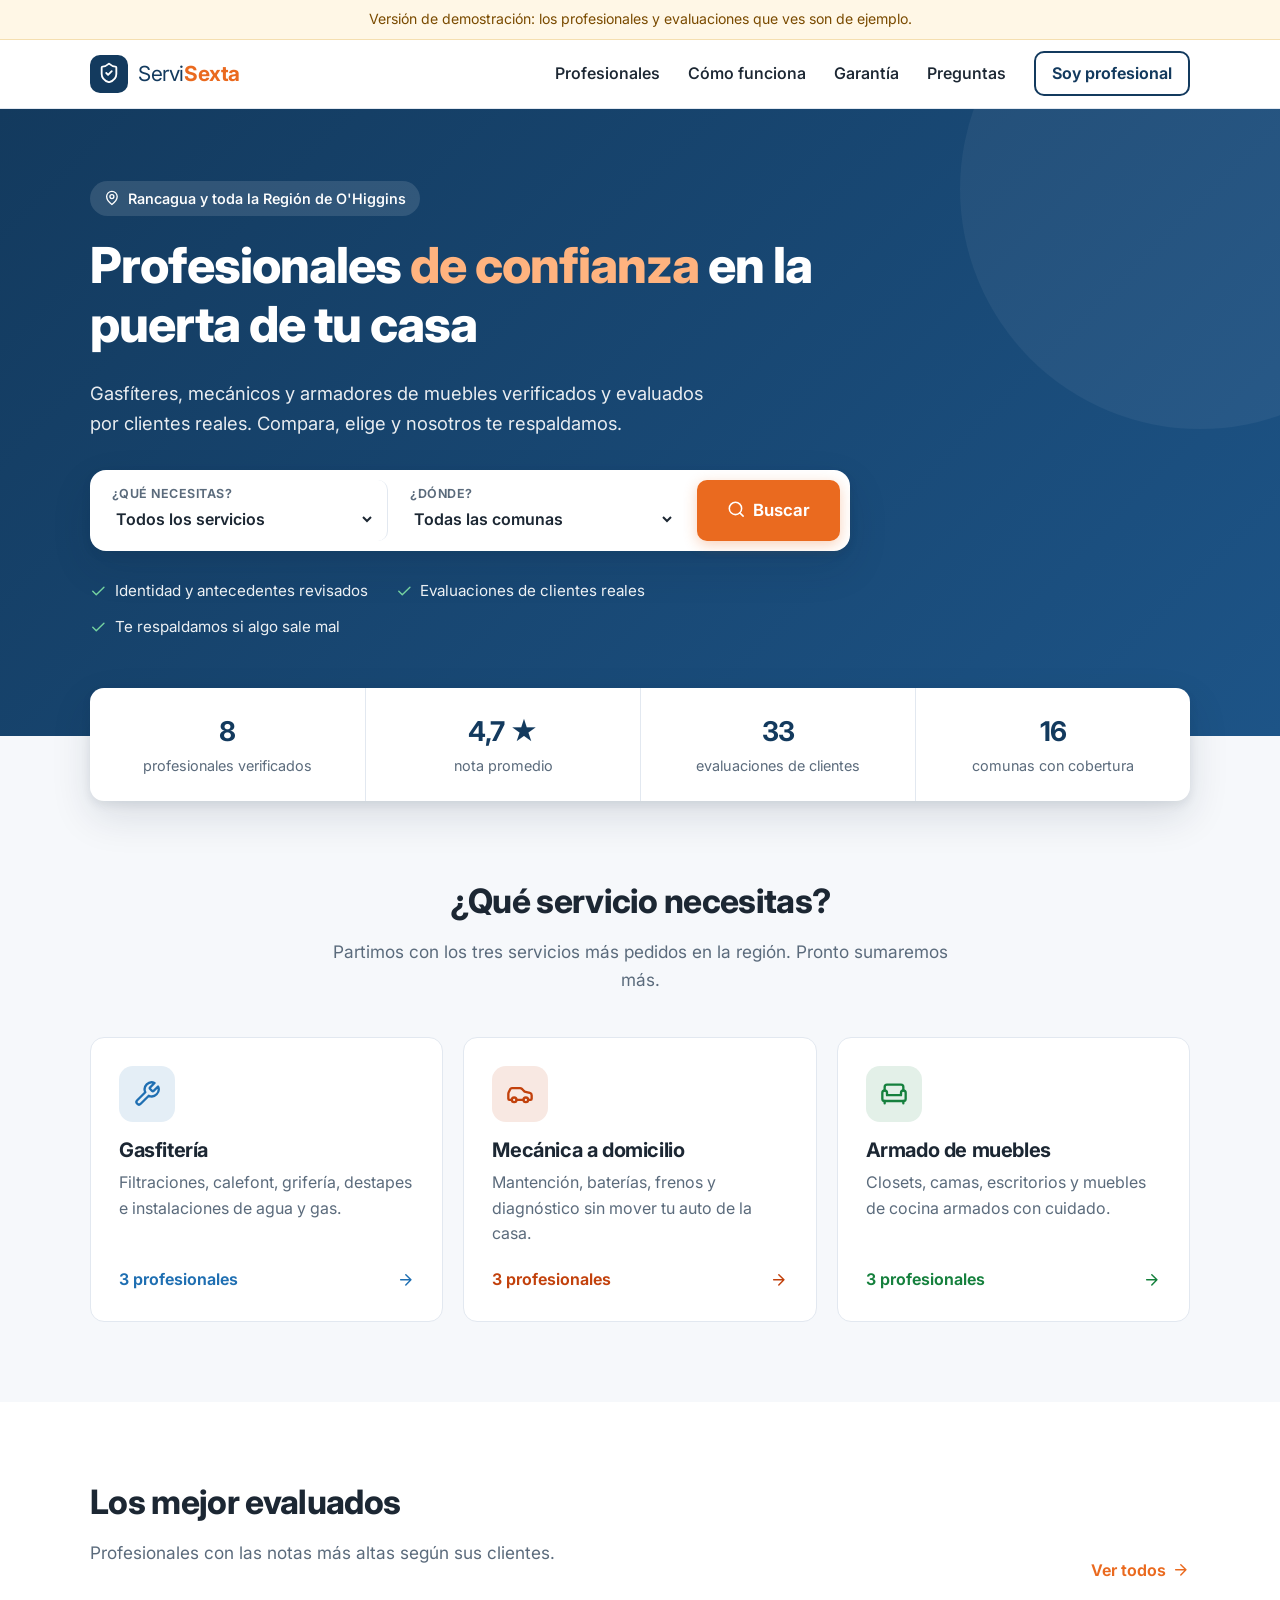
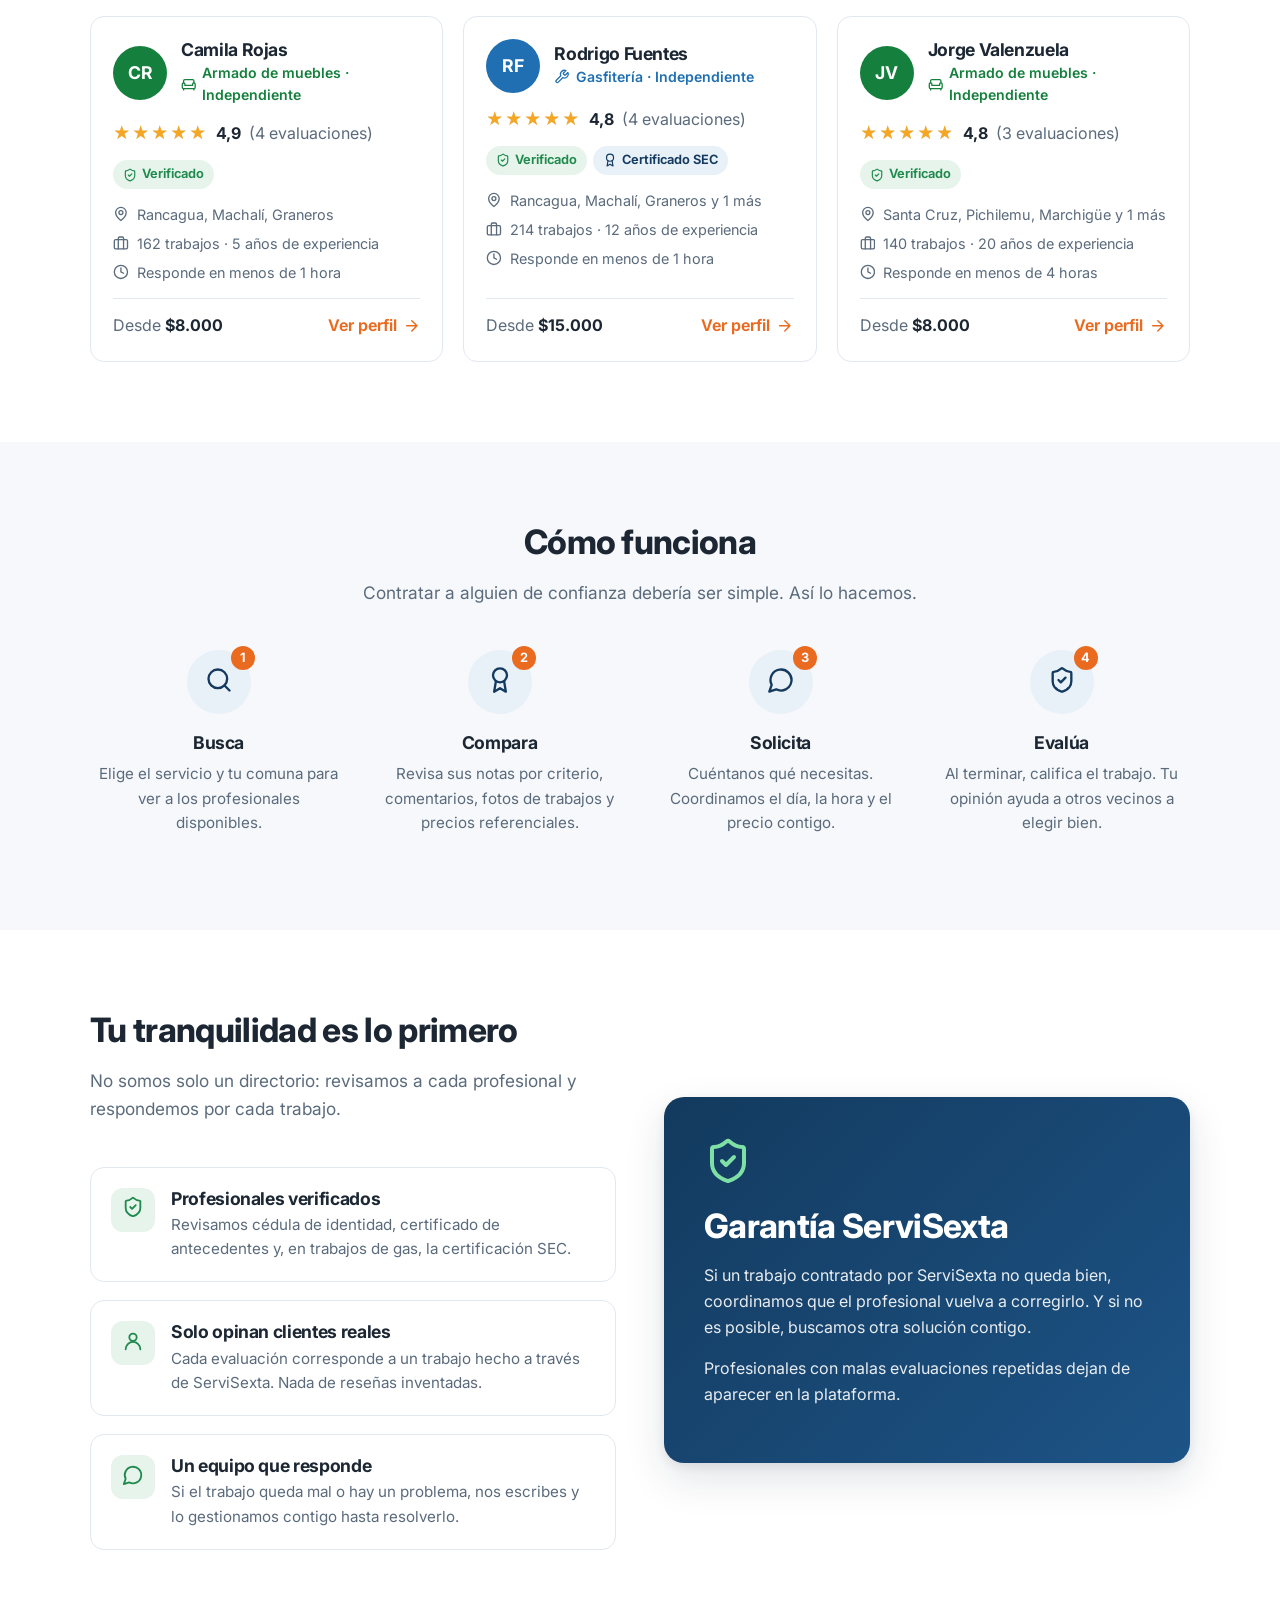
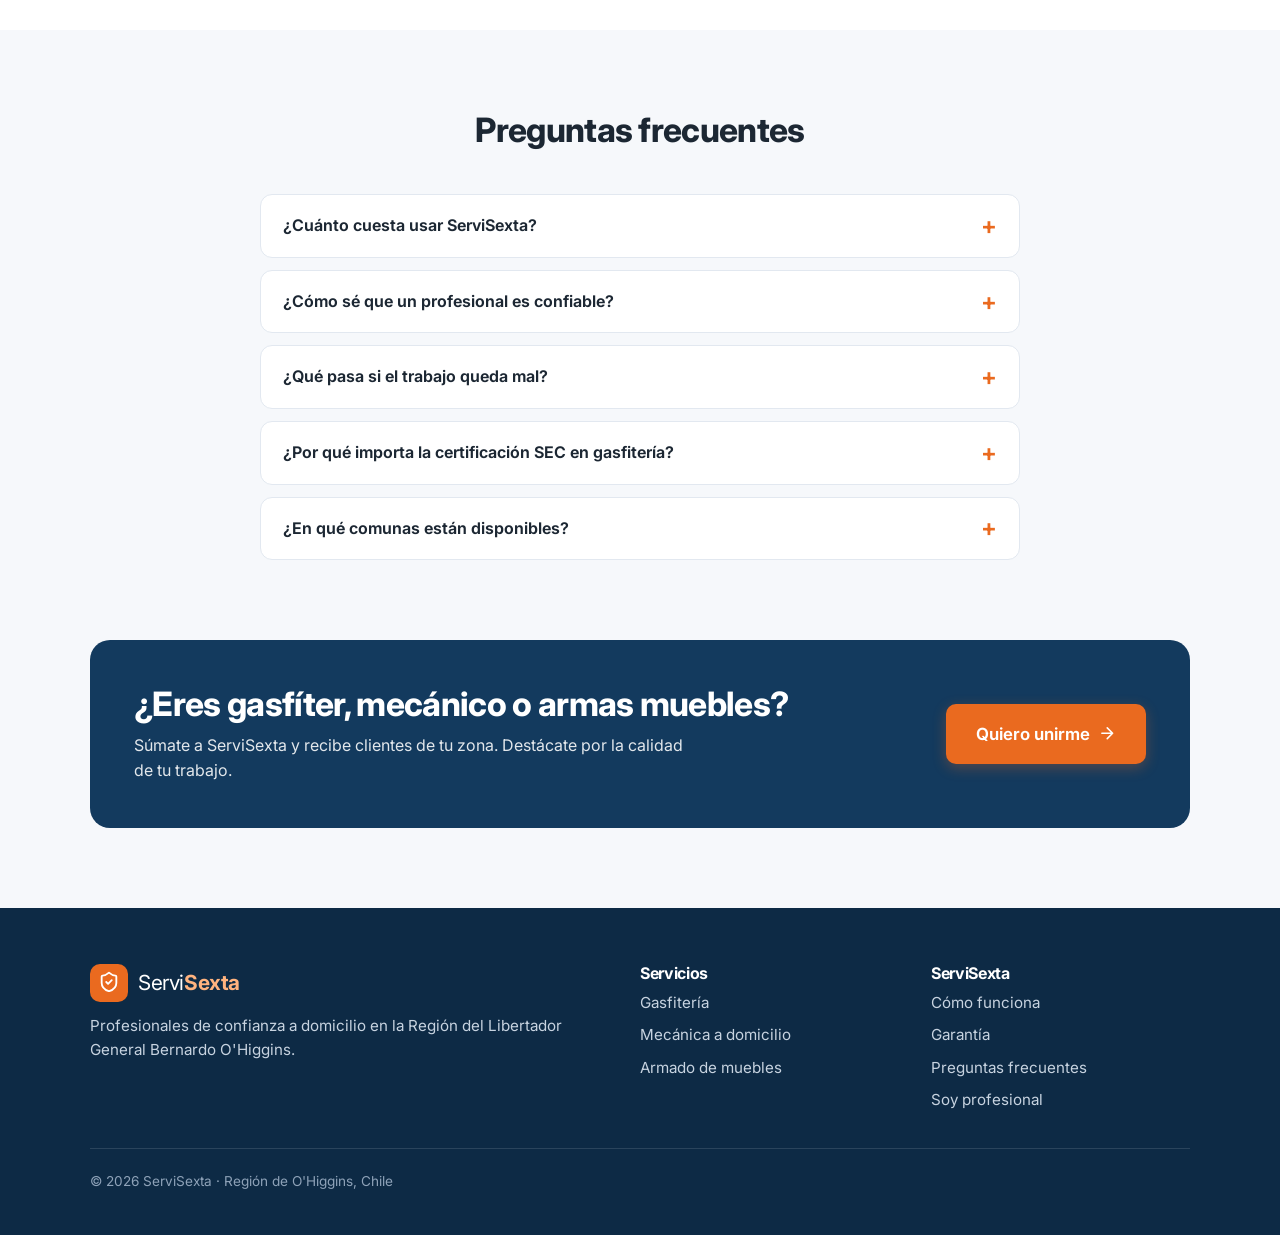
<file: index.html>
<!DOCTYPE html>
<!-- =====================================================================
     PORTADA (página de inicio)
     El HTML define el CONTENIDO y la ESTRUCTURA: títulos, textos,
     botones y secciones. El diseño está en css/styles.css y la parte
     interactiva en la carpeta js/.
     ===================================================================== -->
<html lang="es">
<head>
  <meta charset="UTF-8">
  <!-- Hace que la página se adapte bien a la pantalla del celular -->
  <meta name="viewport" content="width=device-width, initial-scale=1">
  <title>ServiSexta · Profesionales de confianza a domicilio en la Región de O'Higgins</title>
  <meta name="description" content="Encuentra gasfíteres, mecánicos y armadores de muebles verificados y evaluados por clientes reales en Rancagua y toda la Región de O'Higgins.">
  <link rel="preconnect" href="https://fonts.googleapis.com">
  <link rel="preconnect" href="https://fonts.gstatic.com" crossorigin>
  <link href="https://fonts.googleapis.com/css2?family=Inter:wght@400;500;600;700;800&display=swap" rel="stylesheet">
  <link rel="stylesheet" href="css/styles.css">
</head>
<body>

  <div class="aviso-demo">Versión de demostración: los profesionales y evaluaciones que ves son de ejemplo.</div>

  <!-- ============================== ENCABEZADO ============================== -->
  <header class="encabezado">
    <div class="contenedor encabezado__fila">
      <a href="index.html" class="logo"><span class="logo__marca"><span data-icono="escudo"></span></span><span>Servi<strong>Sexta</strong></span></a>
      <button class="boton-icono menu-boton" type="button" aria-label="Abrir menú" aria-expanded="false" data-menu-boton><span data-icono="menu"></span></button>
      <nav class="navegacion" data-menu aria-label="Menú principal">
        <a href="profesionales.html">Profesionales</a>
        <a href="#como-funciona">Cómo funciona</a>
        <a href="#garantia">Garantía</a>
        <a href="#preguntas">Preguntas</a>
        <a href="#" class="boton boton--borde" data-unirse>Soy profesional</a>
      </nav>
    </div>
  </header>

  <main>
    <!-- ============================== PORTADA (HERO) ============================== -->
    <section class="hero">
      <div class="contenedor"><div class="hero__contenido">
        <span class="hero__etiqueta"><span data-icono="ubicacion"></span> Rancagua y toda la Región de O'Higgins</span>
        <h1>Profesionales <span>de confianza</span> en la puerta de tu casa</h1>
        <p class="hero__bajada">Gasfíteres, mecánicos y armadores de muebles verificados y evaluados por clientes reales. Compara, elige y nosotros te respaldamos.</p>

        <!-- Buscador: al enviarlo lleva a profesionales.html con los filtros elegidos -->
        <form class="buscador" action="profesionales.html" method="get">
          <div class="buscador__campo">
            <label for="buscar-servicio">¿Qué necesitas?</label>
            <select id="buscar-servicio" name="servicio">
              <option value="">Todos los servicios</option>
            </select>
          </div>
          <div class="buscador__campo">
            <label for="buscar-comuna">¿Dónde?</label>
            <select id="buscar-comuna" name="comuna">
              <option value="">Todas las comunas</option>
            </select>
          </div>
          <button class="boton boton--primario boton--grande" type="submit"><span data-icono="buscar"></span> Buscar</button>
        </form>

        <div class="hero__confianza">
          <span><span data-icono="check"></span> Identidad y antecedentes revisados</span>
          <span><span data-icono="check"></span> Evaluaciones de clientes reales</span>
          <span><span data-icono="check"></span> Te respaldamos si algo sale mal</span>
        </div>
      </div></div>
    </section>

    <!-- ============================== ESTADÍSTICAS ============================== -->
    <div class="contenedor">
      <div class="estadisticas" id="estadisticas">
        <!-- Se llena desde js/inicio.js -->
      </div>
    </div>

    <!-- ============================== SERVICIOS ============================== -->
    <section class="seccion" id="servicios">
      <div class="contenedor">
        <div class="seccion__titulo">
          <h2>¿Qué servicio necesitas?</h2>
          <p>Partimos con los tres servicios más pedidos en la región. Pronto sumaremos más.</p>
        </div>
        <div class="categorias" id="categorias">
          <!-- Se llena desde js/inicio.js -->
        </div>
      </div>
    </section>

    <!-- ============================== MEJOR EVALUADOS ============================== -->
    <section class="seccion seccion--blanca">
      <div class="contenedor">
        <div class="encabezado-seccion">
          <div class="seccion__titulo seccion__titulo--izquierda">
            <h2>Los mejor evaluados</h2>
            <p>Profesionales con las notas más altas según sus clientes.</p>
          </div>
          <a href="profesionales.html" class="enlace-flecha">Ver todos <span data-icono="flecha"></span></a>
        </div>
        <div class="grilla-pros" id="destacados">
          <!-- Se llena desde js/inicio.js -->
        </div>
      </div>
    </section>

    <!-- ============================== CÓMO FUNCIONA ============================== -->
    <section class="seccion" id="como-funciona">
      <div class="contenedor">
        <div class="seccion__titulo">
          <h2>Cómo funciona</h2>
          <p>Contratar a alguien de confianza debería ser simple. Así lo hacemos.</p>
        </div>
        <div class="pasos">
          <div class="paso">
            <div class="paso__numero"><span data-icono="buscar"></span></div>
            <h3>Busca</h3>
            <p>Elige el servicio y tu comuna para ver a los profesionales disponibles.</p>
          </div>
          <div class="paso">
            <div class="paso__numero"><span data-icono="medalla"></span></div>
            <h3>Compara</h3>
            <p>Revisa sus notas por criterio, comentarios, fotos de trabajos y precios referenciales.</p>
          </div>
          <div class="paso">
            <div class="paso__numero"><span data-icono="mensaje"></span></div>
            <h3>Solicita</h3>
            <p>Cuéntanos qué necesitas. Coordinamos el día, la hora y el precio contigo.</p>
          </div>
          <div class="paso">
            <div class="paso__numero"><span data-icono="escudo"></span></div>
            <h3>Evalúa</h3>
            <p>Al terminar, califica el trabajo. Tu opinión ayuda a otros vecinos a elegir bien.</p>
          </div>
        </div>
      </div>
    </section>

    <!-- ============================== GARANTÍA ============================== -->
    <section class="seccion seccion--blanca" id="garantia">
      <div class="contenedor garantia">
        <div>
          <div class="seccion__titulo seccion__titulo--izquierda">
            <h2>Tu tranquilidad es lo primero</h2>
            <p>No somos solo un directorio: revisamos a cada profesional y respondemos por cada trabajo.</p>
          </div>
          <div class="garantia__lista">
            <div class="garantia__item">
              <span class="garantia__icono"><span data-icono="escudo"></span></span>
              <div>
                <h3>Profesionales verificados</h3>
                <p>Revisamos cédula de identidad, certificado de antecedentes y, en trabajos de gas, la certificación SEC.</p>
              </div>
            </div>
            <div class="garantia__item">
              <span class="garantia__icono"><span data-icono="usuario"></span></span>
              <div>
                <h3>Solo opinan clientes reales</h3>
                <p>Cada evaluación corresponde a un trabajo hecho a través de ServiSexta. Nada de reseñas inventadas.</p>
              </div>
            </div>
            <div class="garantia__item">
              <span class="garantia__icono"><span data-icono="mensaje"></span></span>
              <div>
                <h3>Un equipo que responde</h3>
                <p>Si el trabajo queda mal o hay un problema, nos escribes y lo gestionamos contigo hasta resolverlo.</p>
              </div>
            </div>
          </div>
        </div>
        <div class="sello">
          <span data-icono="escudo"></span>
          <h2>Garantía ServiSexta</h2>
          <p>Si un trabajo contratado por ServiSexta no queda bien, coordinamos que el profesional vuelva a corregirlo. Y si no es posible, buscamos otra solución contigo.</p>
          <p>Profesionales con malas evaluaciones repetidas dejan de aparecer en la plataforma.</p>
        </div>
      </div>
    </section>

    <!-- ============================== PREGUNTAS FRECUENTES ============================== -->
    <section class="seccion" id="preguntas">
      <div class="contenedor">
        <div class="seccion__titulo">
          <h2>Preguntas frecuentes</h2>
        </div>
        <div class="preguntas">
          <details class="pregunta">
            <summary>¿Cuánto cuesta usar ServiSexta?</summary>
            <p>Buscar y comparar profesionales es gratis. Solo pagas el servicio que contratas, al precio que acuerdas antes de que empiece el trabajo.</p>
          </details>
          <details class="pregunta">
            <summary>¿Cómo sé que un profesional es confiable?</summary>
            <p>Los profesionales con la insignia "Verificado" pasaron nuestra revisión de identidad y antecedentes. Además puedes ver su nota en cinco criterios, los comentarios de otros clientes y fotos de trabajos anteriores.</p>
          </details>
          <details class="pregunta">
            <summary>¿Qué pasa si el trabajo queda mal?</summary>
            <p>Escríbenos dentro de los 15 días siguientes al trabajo. Revisamos el caso con ambas partes y coordinamos que se corrija. Ese respaldo es la razón de ser de ServiSexta.</p>
          </details>
          <details class="pregunta">
            <summary>¿Por qué importa la certificación SEC en gasfitería?</summary>
            <p>En Chile, las instalaciones y reparaciones de gas deben hacerlas instaladores autorizados por la Superintendencia de Electricidad y Combustibles (SEC). Por tu seguridad, para trabajos con gas elige profesionales con la insignia "Certificado SEC".</p>
          </details>
          <details class="pregunta">
            <summary>¿En qué comunas están disponibles?</summary>
            <p>Hoy cubrimos Rancagua, Machalí, Graneros, Rengo, San Fernando, Santa Cruz y otras comunas de la Región de O'Higgins. Cada perfil indica en qué comunas trabaja el profesional.</p>
          </details>
        </div>
      </div>
    </section>

    <!-- ============================== LLAMADO A PROFESIONALES ============================== -->
    <section class="contenedor">
      <div class="cta-pro">
        <div>
          <h2>¿Eres gasfíter, mecánico o armas muebles?</h2>
          <p>Súmate a ServiSexta y recibe clientes de tu zona. Destácate por la calidad de tu trabajo.</p>
        </div>
        <a href="#" class="boton boton--primario boton--grande" data-unirse>Quiero unirme <span data-icono="flecha"></span></a>
      </div>
    </section>
  </main>

  <!-- ============================== PIE DE PÁGINA ============================== -->
  <footer class="pie">
    <div class="contenedor">
      <div class="pie__grilla">
        <div>
          <a href="index.html" class="logo"><span class="logo__marca"><span data-icono="escudo"></span></span><span>Servi<strong>Sexta</strong></span></a>
          <p>Profesionales de confianza a domicilio en la Región del Libertador General Bernardo O'Higgins.</p>
        </div>
        <div>
          <h3>Servicios</h3>
          <ul>
            <li><a href="profesionales.html?servicio=gasfiteria">Gasfitería</a></li>
            <li><a href="profesionales.html?servicio=mecanica">Mecánica a domicilio</a></li>
            <li><a href="profesionales.html?servicio=muebles">Armado de muebles</a></li>
          </ul>
        </div>
        <div>
          <h3>ServiSexta</h3>
          <ul>
            <li><a href="index.html#como-funciona">Cómo funciona</a></li>
            <li><a href="index.html#garantia">Garantía</a></li>
            <li><a href="index.html#preguntas">Preguntas frecuentes</a></li>
            <li><a href="#" data-unirse>Soy profesional</a></li>
          </ul>
        </div>
      </div>
      <p class="pie__legal">© <span data-anio>2026</span> ServiSexta · Región de O'Higgins, Chile</p>
    </div>
  </footer>

  <!-- Los scripts van al final para que la página cargue primero el contenido -->
  <script src="js/datos.js"></script>
  <script src="js/comun.js"></script>
  <script src="js/inicio.js"></script>
</body>
</html>
</file>
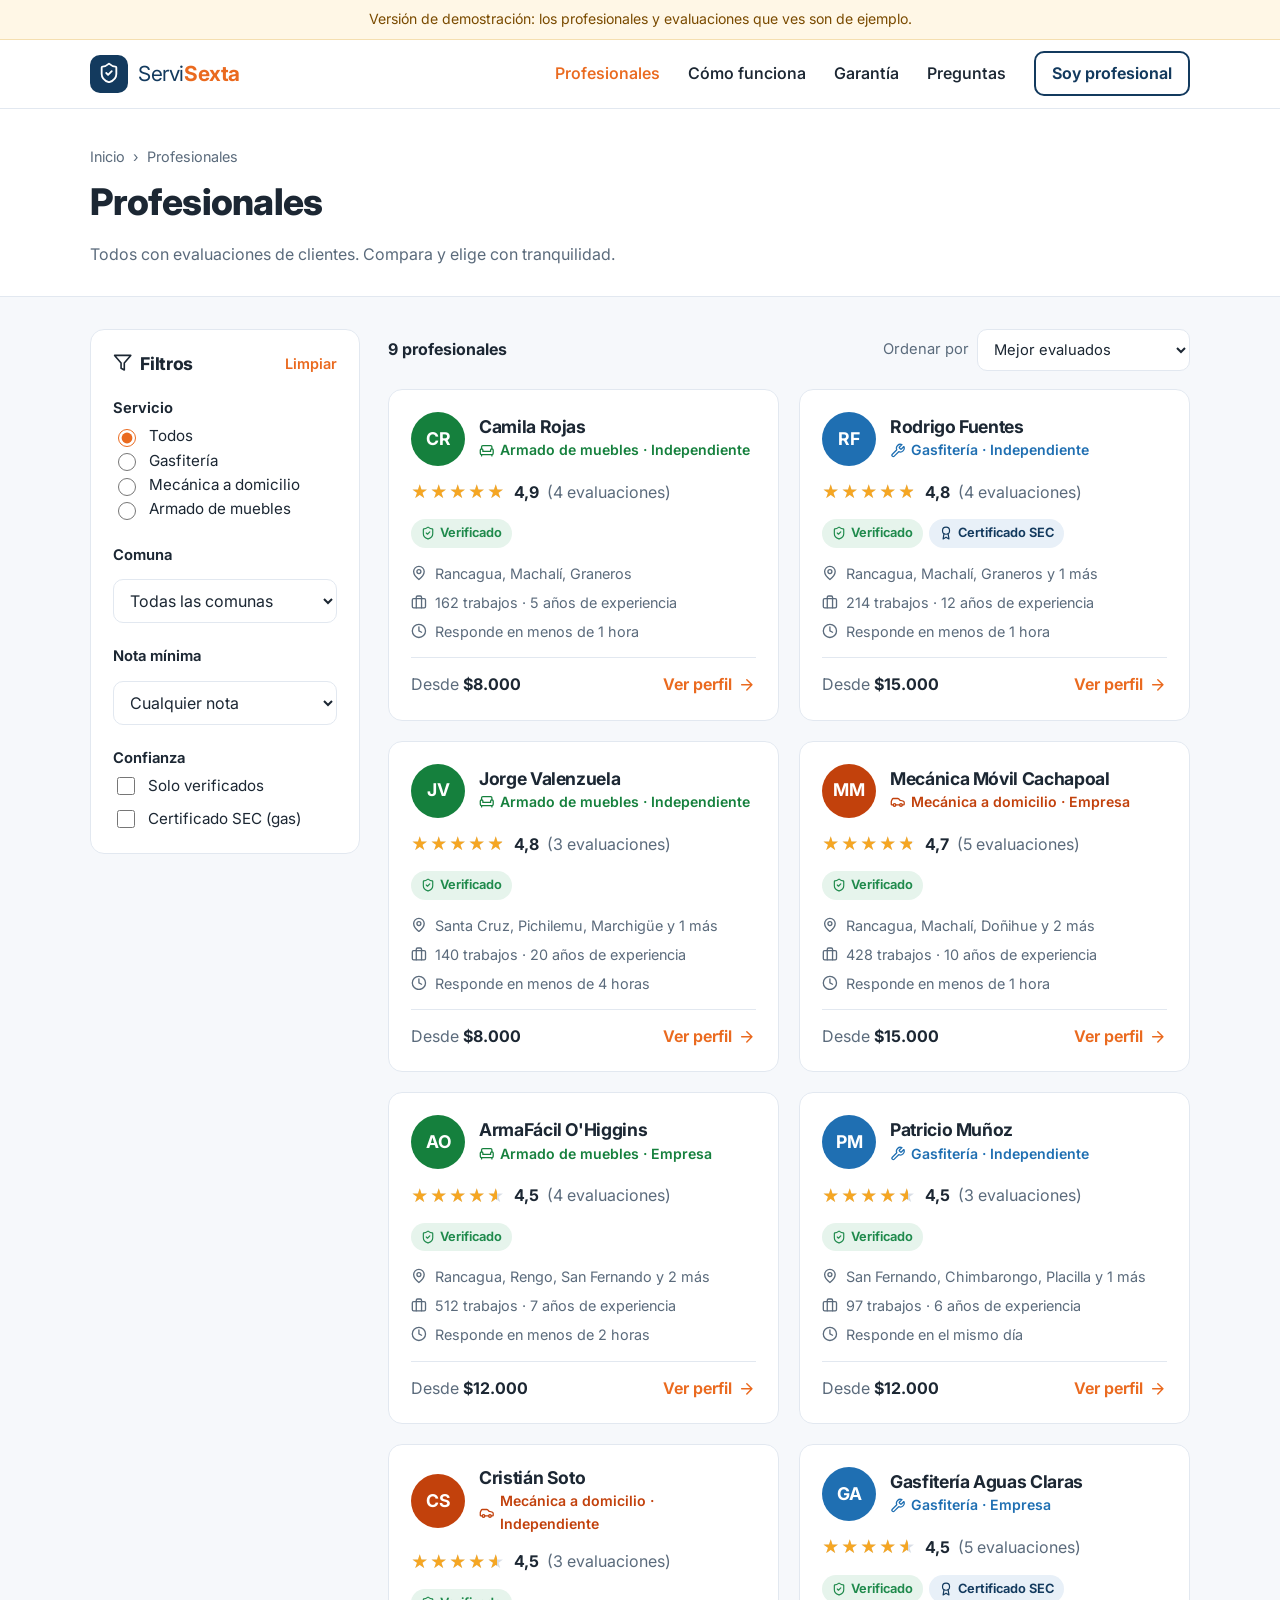
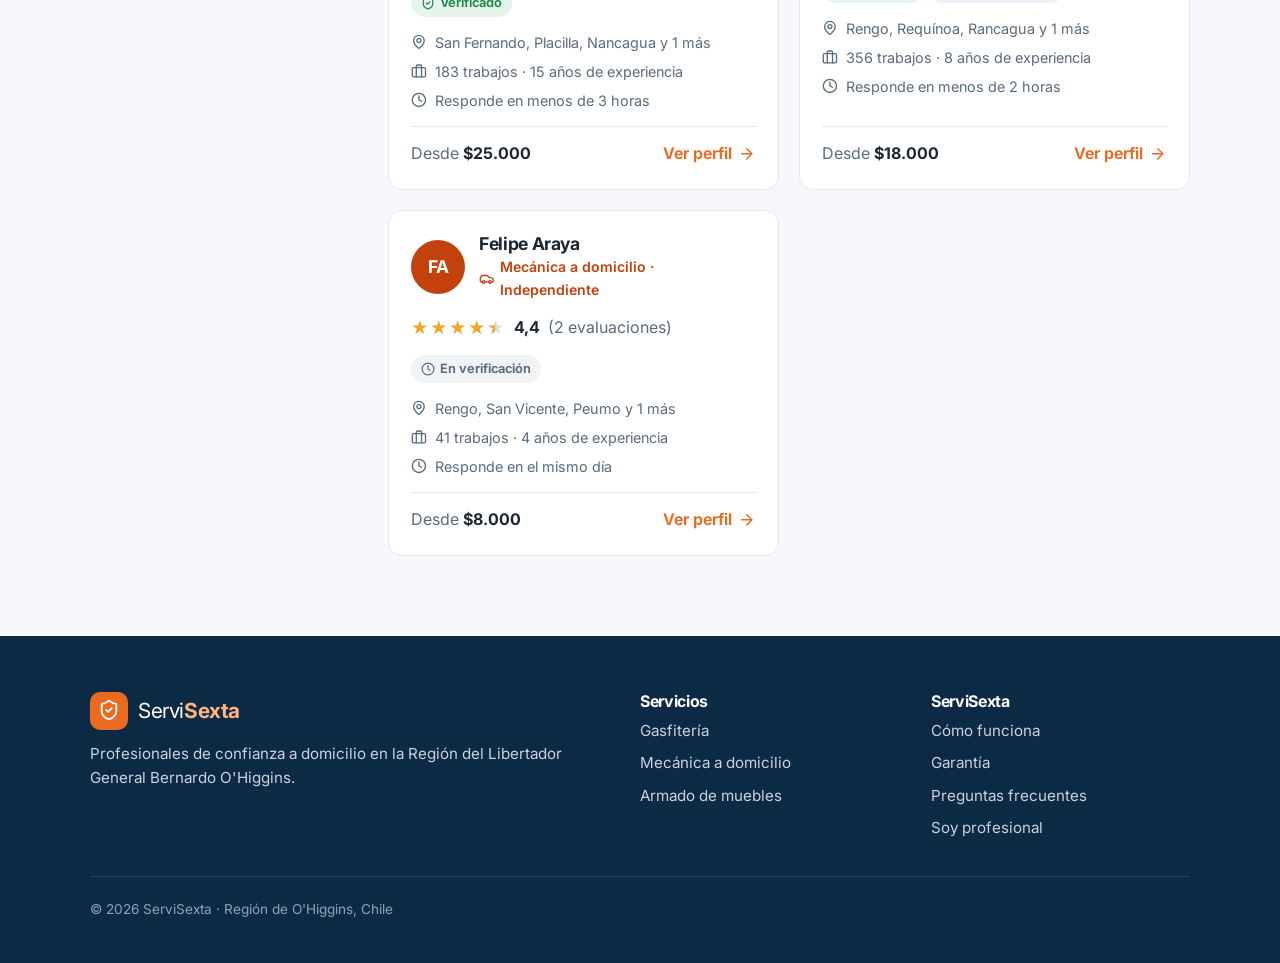
<file: profesionales.html>
<!DOCTYPE html>
<!-- =====================================================================
     LISTADO DE PROFESIONALES con filtros y orden
     ===================================================================== -->
<html lang="es">
<head>
  <meta charset="UTF-8">
  <meta name="viewport" content="width=device-width, initial-scale=1">
  <title>Profesionales · ServiSexta</title>
  <meta name="description" content="Compara gasfíteres, mecánicos y armadores de muebles evaluados por clientes reales en la Región de O'Higgins.">
  <link rel="preconnect" href="https://fonts.googleapis.com">
  <link rel="preconnect" href="https://fonts.gstatic.com" crossorigin>
  <link href="https://fonts.googleapis.com/css2?family=Inter:wght@400;500;600;700;800&display=swap" rel="stylesheet">
  <link rel="stylesheet" href="css/styles.css">
</head>
<body>

  <div class="aviso-demo">Versión de demostración: los profesionales y evaluaciones que ves son de ejemplo.</div>

  <header class="encabezado">
    <div class="contenedor encabezado__fila">
      <a href="index.html" class="logo"><span class="logo__marca"><span data-icono="escudo"></span></span><span>Servi<strong>Sexta</strong></span></a>
      <button class="boton-icono menu-boton" type="button" aria-label="Abrir menú" aria-expanded="false" data-menu-boton><span data-icono="menu"></span></button>
      <nav class="navegacion" data-menu aria-label="Menú principal">
        <a href="profesionales.html" aria-current="page">Profesionales</a>
        <a href="index.html#como-funciona">Cómo funciona</a>
        <a href="index.html#garantia">Garantía</a>
        <a href="index.html#preguntas">Preguntas</a>
        <a href="#" class="boton boton--borde" data-unirse>Soy profesional</a>
      </nav>
    </div>
  </header>

  <main>
    <div class="cabecera-pagina">
      <div class="contenedor">
        <nav class="migas" aria-label="Ruta"><a href="index.html">Inicio</a> <span>›</span> <span id="miga-actual">Profesionales</span></nav>
        <h1 id="titulo-listado">Profesionales</h1>
        <p>Todos con evaluaciones de clientes. Compara y elige con tranquilidad.</p>
      </div>
    </div>

    <div class="contenedor listado">
      <!-- ============================== FILTROS ============================== -->
      <aside class="filtros" id="filtros" aria-label="Filtros">
        <div class="filtros__titulo">
          <h2><span data-icono="filtro"></span> Filtros</h2>
          <button class="boton-texto" type="button" id="limpiar-filtros">Limpiar</button>
        </div>

        <fieldset class="grupo-filtro">
          <legend>Servicio</legend>
          <div id="filtro-servicio">
            <!-- Se llena desde js/listado.js -->
          </div>
        </fieldset>

        <div class="grupo-filtro">
          <label for="filtro-comuna">Comuna</label>
          <select class="campo-select" id="filtro-comuna">
            <option value="">Todas las comunas</option>
          </select>
        </div>

        <div class="grupo-filtro">
          <label for="filtro-nota">Nota mínima</label>
          <select class="campo-select" id="filtro-nota">
            <option value="0">Cualquier nota</option>
            <option value="4.5">4,5 ★ o más</option>
            <option value="4">4,0 ★ o más</option>
          </select>
        </div>

        <fieldset class="grupo-filtro">
          <legend>Confianza</legend>
          <label class="opcion"><input type="checkbox" id="filtro-verificado"> Solo verificados</label>
          <label class="opcion"><input type="checkbox" id="filtro-sec"> Certificado SEC (gas)</label>
        </fieldset>
      </aside>

      <!-- ============================== RESULTADOS ============================== -->
      <section aria-live="polite">
        <div class="resultados__barra">
          <button class="boton boton--borde boton-filtros" type="button" id="boton-filtros" aria-controls="filtros" aria-expanded="false"><span data-icono="filtro"></span> Filtros</button>
          <strong id="contador">0 profesionales</strong>
          <label>Ordenar por
            <select class="campo-select" id="orden">
              <option value="nota">Mejor evaluados</option>
              <option value="resenas">Más evaluaciones</option>
              <option value="trabajos">Más trabajos realizados</option>
              <option value="precio">Precio más bajo</option>
            </select>
          </label>
        </div>
        <div class="grilla-pros grilla-pros--listado" id="resultados"></div>
      </section>
    </div>
  </main>

  <footer class="pie">
    <div class="contenedor">
      <div class="pie__grilla">
        <div>
          <a href="index.html" class="logo"><span class="logo__marca"><span data-icono="escudo"></span></span><span>Servi<strong>Sexta</strong></span></a>
          <p>Profesionales de confianza a domicilio en la Región del Libertador General Bernardo O'Higgins.</p>
        </div>
        <div>
          <h3>Servicios</h3>
          <ul>
            <li><a href="profesionales.html?servicio=gasfiteria">Gasfitería</a></li>
            <li><a href="profesionales.html?servicio=mecanica">Mecánica a domicilio</a></li>
            <li><a href="profesionales.html?servicio=muebles">Armado de muebles</a></li>
          </ul>
        </div>
        <div>
          <h3>ServiSexta</h3>
          <ul>
            <li><a href="index.html#como-funciona">Cómo funciona</a></li>
            <li><a href="index.html#garantia">Garantía</a></li>
            <li><a href="index.html#preguntas">Preguntas frecuentes</a></li>
            <li><a href="#" data-unirse>Soy profesional</a></li>
          </ul>
        </div>
      </div>
      <p class="pie__legal">© <span data-anio>2026</span> ServiSexta · Región de O'Higgins, Chile</p>
    </div>
  </footer>

  <script src="js/datos.js"></script>
  <script src="js/comun.js"></script>
  <script src="js/listado.js"></script>
</body>
</html>
</file>
<file: css/styles.css>
/* =====================================================================
   ESTILOS (DISEÑO) DE LA PÁGINA
   ---------------------------------------------------------------------
   El CSS decide cómo se VE cada cosa: colores, tamaños, espacios y cómo
   se acomoda todo en un computador o en un celular.
   ===================================================================== */

/* ---------------------------------------------------------------- Variables
   Colores y medidas que se repiten. Si cambias un color aquí, cambia en
   toda la página. */
:root {
  --azul: #133a5e;          /* color principal: transmite confianza */
  --azul-claro: #e8f0f8;
  --naranjo: #ea6a1f;       /* botones de acción */
  --naranjo-oscuro: #c9550f;
  --verde: #1f8a4c;         /* verificado */
  --verde-claro: #e6f4ec;
  --dorado: #f5a623;        /* estrellas */
  --texto: #1c2733;
  --texto-suave: #5b6b7c;
  --fondo: #f6f8fb;
  --blanco: #ffffff;
  --borde: #e2e8f0;
  --radio: 14px;
  --sombra: 0 1px 2px rgba(16, 32, 56, 0.06), 0 4px 16px rgba(16, 32, 56, 0.06);
  --sombra-alta: 0 4px 10px rgba(16, 32, 56, 0.08), 0 16px 40px rgba(16, 32, 56, 0.12);
  --ancho-max: 1140px;
}

/* ---------------------------------------------------------------- Base */
*, *::before, *::after { box-sizing: border-box; }

html { scroll-behavior: smooth; }

body {
  margin: 0;
  font-family: "Inter", system-ui, -apple-system, "Segoe UI", Roboto, Arial, sans-serif;
  font-size: 16px;
  line-height: 1.6;
  color: var(--texto);
  background: var(--fondo);
  -webkit-font-smoothing: antialiased;
}

h1, h2, h3 { line-height: 1.2; margin: 0 0 0.5em; letter-spacing: -0.02em; }
h1 { font-size: clamp(2rem, 5vw, 3.1rem); font-weight: 800; }
h2 { font-size: clamp(1.5rem, 3.2vw, 2.1rem); font-weight: 750; }
h3 { font-size: 1.1rem; font-weight: 700; }
p { margin: 0 0 1em; }
a { color: var(--azul); }
img { max-width: 100%; display: block; }

.contenedor { width: 100%; max-width: var(--ancho-max); margin: 0 auto; padding: 0 20px; }
.texto-suave { color: var(--texto-suave); }
.oculto { display: none !important; }

.icono { width: 1.1em; height: 1.1em; flex-shrink: 0; vertical-align: -0.15em; }

/* Contorno visible al navegar con teclado (accesibilidad) */
:focus-visible { outline: 3px solid var(--naranjo); outline-offset: 2px; border-radius: 6px; }

/* ---------------------------------------------------------------- Botones */
.boton {
  display: inline-flex; align-items: center; justify-content: center; gap: 8px;
  padding: 12px 22px; border-radius: 10px; border: 2px solid transparent;
  font: inherit; font-weight: 650; text-decoration: none; cursor: pointer;
  transition: background 0.2s, transform 0.1s, box-shadow 0.2s;
}
.boton:active { transform: translateY(1px); }
.boton--primario { background: var(--naranjo); color: var(--blanco); box-shadow: 0 4px 14px rgba(234, 106, 31, 0.3); }
.boton--primario:hover { background: var(--naranjo-oscuro); }
.boton--secundario { background: var(--azul); color: var(--blanco); }
.boton--secundario:hover { background: #0d2a45; }
.boton--borde { border-color: var(--azul); color: var(--azul); background: transparent; }
.boton--borde:hover { background: var(--azul-claro); }
.boton--ancho { width: 100%; }
.boton--grande { padding: 15px 28px; font-size: 1.05rem; }

.boton-icono {
  display: inline-grid; place-items: center; width: 40px; height: 40px;
  border: 0; border-radius: 10px; background: transparent; color: var(--texto); cursor: pointer;
}
.boton-icono:hover { background: var(--fondo); }
.boton-icono .icono { width: 22px; height: 22px; }

/* ---------------------------------------------------------------- Aviso demo */
.aviso-demo {
  background: #fff7e6; color: #7a4b00; text-align: center;
  font-size: 0.88rem; padding: 8px 16px; border-bottom: 1px solid #f5dfb0;
}

/* ---------------------------------------------------------------- Encabezado */
.encabezado {
  position: sticky; top: 0; z-index: 50;
  background: rgba(255, 255, 255, 0.95); backdrop-filter: blur(8px);
  border-bottom: 1px solid var(--borde);
}
.encabezado__fila { display: flex; align-items: center; justify-content: space-between; height: 68px; }

.logo { display: flex; align-items: center; gap: 10px; font-size: 1.3rem; color: var(--azul); text-decoration: none; letter-spacing: -0.02em; }
.logo__marca {
  display: grid; place-items: center; width: 38px; height: 38px; border-radius: 10px;
  background: var(--azul); color: var(--blanco);
}
.logo__marca .icono { width: 22px; height: 22px; }
.logo strong { color: var(--naranjo); }

.navegacion { display: flex; align-items: center; gap: 28px; }
.navegacion a:not(.boton) { color: var(--texto); text-decoration: none; font-weight: 550; }
.navegacion a:not(.boton):hover, .navegacion a[aria-current="page"] { color: var(--naranjo); }
.navegacion .boton { padding: 8px 16px; }
.menu-boton { display: none; }

/* ---------------------------------------------------------------- Portada (hero) */
.hero {
  position: relative; overflow: hidden;
  background: linear-gradient(135deg, #133a5e 0%, #1d5487 100%);
  color: var(--blanco); padding: 72px 0 96px;
}
.hero::after { /* círculo decorativo */
  content: ""; position: absolute; right: -160px; top: -160px; width: 480px; height: 480px;
  border-radius: 50%; background: rgba(255, 255, 255, 0.05);
}
.hero__contenido { position: relative; z-index: 1; max-width: 760px; }
.hero__etiqueta {
  display: inline-flex; align-items: center; gap: 8px; padding: 6px 14px; border-radius: 999px;
  background: rgba(255, 255, 255, 0.12); font-size: 0.9rem; font-weight: 550; margin-bottom: 20px;
}
.hero h1 span { color: #ffb37f; }
.hero__bajada { font-size: 1.15rem; opacity: 0.9; max-width: 620px; margin-bottom: 32px; }

/* Buscador */
.buscador {
  display: grid; grid-template-columns: 1fr 1fr auto; gap: 10px;
  background: var(--blanco); padding: 10px; border-radius: 16px; box-shadow: var(--sombra-alta);
}
.buscador__campo { display: flex; flex-direction: column; padding: 4px 12px; border-radius: 10px; }
.buscador__campo:first-child { border-right: 1px solid var(--borde); }
.buscador__campo label { font-size: 0.78rem; font-weight: 650; color: var(--texto-suave); text-transform: uppercase; letter-spacing: 0.04em; }
.buscador select { border: 0; padding: 4px 0; font: inherit; font-weight: 600; color: var(--texto); background: transparent; cursor: pointer; }
.buscador select:focus-visible { outline: none; }
.buscador__campo:focus-within { background: var(--fondo); }

.hero__confianza { display: flex; flex-wrap: wrap; gap: 12px 28px; margin-top: 28px; font-size: 0.95rem; opacity: 0.92; }
.hero__confianza span { display: inline-flex; align-items: center; gap: 8px; }
.hero__confianza .icono { color: #7ee0a5; }

/* ---------------------------------------------------------------- Estadísticas */
.estadisticas {
  position: relative; z-index: 2; margin-top: -48px;
  display: grid; grid-template-columns: repeat(4, 1fr);
  background: var(--blanco); border-radius: var(--radio); box-shadow: var(--sombra-alta);
}
.estadistica { padding: 22px; text-align: center; }
.estadistica + .estadistica { border-left: 1px solid var(--borde); }
.estadistica strong { display: block; font-size: 1.7rem; color: var(--azul); letter-spacing: -0.02em; }
.estadistica span { color: var(--texto-suave); font-size: 0.9rem; }

/* ---------------------------------------------------------------- Secciones */
.seccion { padding: 80px 0; }
.seccion--blanca { background: var(--blanco); }
.seccion__titulo { text-align: center; max-width: 640px; margin: 0 auto 44px; }
.seccion__titulo p { color: var(--texto-suave); font-size: 1.08rem; }
.seccion__titulo--izquierda { text-align: left; margin-left: 0; }
.encabezado-seccion { display: flex; justify-content: space-between; align-items: end; gap: 16px; margin-bottom: 32px; flex-wrap: wrap; }
.encabezado-seccion .seccion__titulo { margin-bottom: 0; }
.enlace-flecha { display: inline-flex; align-items: center; gap: 6px; font-weight: 650; text-decoration: none; color: var(--naranjo); }
.enlace-flecha:hover { text-decoration: underline; }

/* ---------------------------------------------------------------- Categorías */
.categorias { display: grid; grid-template-columns: repeat(3, 1fr); gap: 20px; }
.categoria {
  position: relative; display: flex; flex-direction: column; gap: 8px;
  background: var(--blanco); border: 1px solid var(--borde); border-radius: var(--radio);
  padding: 28px; text-decoration: none; color: var(--texto);
  transition: transform 0.2s, box-shadow 0.2s, border-color 0.2s;
}
.categoria:hover { transform: translateY(-4px); box-shadow: var(--sombra-alta); border-color: transparent; }
.categoria__icono {
  display: grid; place-items: center; width: 56px; height: 56px; border-radius: 14px; margin-bottom: 8px;
  color: var(--color-servicio); background: color-mix(in srgb, var(--color-servicio) 12%, white);
}
.categoria__icono .icono { width: 28px; height: 28px; }
.categoria h3 { font-size: 1.25rem; margin: 0; }
.categoria p { color: var(--texto-suave); margin: 0; flex: 1; }
.categoria__pie { display: flex; justify-content: space-between; align-items: center; margin-top: 12px; font-weight: 650; color: var(--color-servicio); }

/* ---------------------------------------------------------------- Tarjeta de profesional */
.grilla-pros { display: grid; grid-template-columns: repeat(3, 1fr); gap: 20px; }
.tarjeta-pro {
  position: relative; display: flex; flex-direction: column; gap: 14px;
  background: var(--blanco); border: 1px solid var(--borde); border-radius: var(--radio); padding: 22px;
  transition: transform 0.2s, box-shadow 0.2s;
}
.tarjeta-pro:hover { transform: translateY(-3px); box-shadow: var(--sombra-alta); }
.tarjeta-pro__enlace { position: absolute; inset: 0; z-index: 1; border-radius: var(--radio); }
.tarjeta-pro__cabecera { display: flex; gap: 14px; align-items: center; }
.tarjeta-pro__nombre { margin: 0; font-size: 1.1rem; }
.tarjeta-pro__servicio { display: flex; align-items: center; gap: 6px; margin: 2px 0 0; font-size: 0.88rem; font-weight: 600; color: var(--color-servicio); }
.tarjeta-pro__nota { display: flex; align-items: center; gap: 8px; }
.tarjeta-pro__datos { list-style: none; padding: 0; margin: 0; display: grid; gap: 6px; font-size: 0.9rem; color: var(--texto-suave); }
.tarjeta-pro__datos li { display: flex; gap: 8px; align-items: flex-start; }
.tarjeta-pro__datos .icono { margin-top: 3px; }
.tarjeta-pro__pie { display: flex; justify-content: space-between; align-items: center; margin-top: auto; padding-top: 14px; border-top: 1px solid var(--borde); }
.tarjeta-pro__ver { display: inline-flex; align-items: center; gap: 6px; font-weight: 650; color: var(--naranjo); }
.tarjeta-pro:hover .tarjeta-pro__ver .icono { transform: translateX(3px); }
.tarjeta-pro__ver .icono { transition: transform 0.2s; }

/* Avatar (círculo con iniciales) */
.avatar, .avatar-grande {
  display: grid; place-items: center; flex-shrink: 0; border-radius: 50%;
  background: var(--color-avatar); color: var(--blanco); font-weight: 700;
}
.avatar { width: 54px; height: 54px; font-size: 1.1rem; }
.avatar-grande { width: 104px; height: 104px; font-size: 2.1rem; border: 4px solid var(--blanco); box-shadow: var(--sombra); }

/* Estrellas: 5 estrellas grises y encima 5 doradas recortadas según la nota */
.estrellas { position: relative; display: inline-block; font-size: 1.05rem; line-height: 1; letter-spacing: 2px; white-space: nowrap; }
.estrellas::before { content: "★★★★★"; color: #d8dee6; }
.estrellas__relleno { position: absolute; left: 0; top: 0; overflow: hidden; }
.estrellas__relleno::before { content: "★★★★★"; color: var(--dorado); }
.estrellas--grande { font-size: 1.5rem; }
.estrellas--chica { font-size: 0.9rem; letter-spacing: 1px; }

/* Insignias (Verificado, SEC…) */
.insignias { display: flex; flex-wrap: wrap; gap: 6px; }
.insignia {
  display: inline-flex; align-items: center; gap: 5px; padding: 4px 10px; border-radius: 999px;
  font-size: 0.8rem; font-weight: 650;
}
.insignia--verificado { background: var(--verde-claro); color: var(--verde); }
.insignia--sec { background: var(--azul-claro); color: var(--azul); }
.insignia--pendiente { background: #f1f3f6; color: var(--texto-suave); }

/* ---------------------------------------------------------------- Cómo funciona */
.pasos { display: grid; grid-template-columns: repeat(4, 1fr); gap: 24px; counter-reset: paso; }
.paso { position: relative; text-align: center; padding: 0 8px; }
.paso__numero {
  display: grid; place-items: center; width: 64px; height: 64px; margin: 0 auto 18px; border-radius: 50%;
  background: var(--azul-claro); color: var(--azul); position: relative;
}
.paso__numero .icono { width: 28px; height: 28px; }
.paso__numero::after {
  counter-increment: paso; content: counter(paso);
  position: absolute; top: -4px; right: -4px; width: 24px; height: 24px; border-radius: 50%;
  background: var(--naranjo); color: var(--blanco); font-size: 0.8rem; font-weight: 700; display: grid; place-items: center;
}
.paso p { color: var(--texto-suave); font-size: 0.95rem; }

/* ---------------------------------------------------------------- Garantía */
.garantia { display: grid; grid-template-columns: 1fr 1fr; gap: 48px; align-items: center; }
.garantia__lista { display: grid; gap: 18px; }
.garantia__item { display: flex; gap: 16px; background: var(--blanco); padding: 20px; border-radius: var(--radio); border: 1px solid var(--borde); }
.garantia__item h3 { margin-bottom: 4px; }
.garantia__item p { margin: 0; color: var(--texto-suave); font-size: 0.95rem; }
.garantia__icono { display: grid; place-items: center; width: 44px; height: 44px; flex-shrink: 0; border-radius: 12px; background: var(--verde-claro); color: var(--verde); }
.garantia__icono .icono { width: 22px; height: 22px; }
.sello {
  background: linear-gradient(135deg, var(--azul), #1d5487); color: var(--blanco);
  border-radius: 20px; padding: 40px; box-shadow: var(--sombra-alta);
}
.sello .icono { width: 48px; height: 48px; color: #7ee0a5; margin-bottom: 16px; }
.sello p { opacity: 0.9; }

/* ---------------------------------------------------------------- Preguntas frecuentes */
.preguntas { max-width: 760px; margin: 0 auto; display: grid; gap: 12px; }
.pregunta { background: var(--blanco); border: 1px solid var(--borde); border-radius: 12px; }
.pregunta summary {
  list-style: none; cursor: pointer; padding: 18px 22px; font-weight: 650;
  display: flex; justify-content: space-between; align-items: center; gap: 12px;
}
.pregunta summary::-webkit-details-marker { display: none; }
.pregunta summary::after { content: "+"; font-size: 1.5rem; color: var(--naranjo); transition: transform 0.2s; line-height: 1; }
.pregunta[open] summary::after { transform: rotate(45deg); }
.pregunta p { padding: 0 22px 18px; margin: 0; color: var(--texto-suave); }

/* ---------------------------------------------------------------- Llamado a profesionales */
.cta-pro {
  display: flex; justify-content: space-between; align-items: center; gap: 24px; flex-wrap: wrap;
  background: var(--azul); color: var(--blanco); border-radius: 20px; padding: 44px;
}
.cta-pro h2 { margin-bottom: 8px; }
.cta-pro p { margin: 0; opacity: 0.88; max-width: 560px; }

/* ---------------------------------------------------------------- Pie de página */
.pie { background: #0d2a45; color: #c7d3e0; padding: 56px 0 28px; margin-top: 80px; font-size: 0.95rem; }
.pie__grilla { display: grid; grid-template-columns: 2fr 1fr 1fr; gap: 32px; margin-bottom: 36px; }
.pie .logo { color: var(--blanco); margin-bottom: 12px; }
.pie .logo__marca { background: var(--naranjo); }
.pie .logo strong { color: #ffb37f; }
.pie h3 { color: var(--blanco); font-size: 1rem; }
.pie ul { list-style: none; padding: 0; margin: 0; display: grid; gap: 8px; }
.pie a { color: #c7d3e0; text-decoration: none; }
.pie a:hover { color: var(--blanco); text-decoration: underline; }
.pie__legal { border-top: 1px solid rgba(255, 255, 255, 0.12); padding-top: 22px; font-size: 0.85rem; color: #8ea2b8; }

/* ---------------------------------------------------------------- Página de listado */
.cabecera-pagina { background: var(--blanco); border-bottom: 1px solid var(--borde); padding: 36px 0 28px; }
.cabecera-pagina h1 { font-size: clamp(1.7rem, 4vw, 2.3rem); }
.cabecera-pagina p { color: var(--texto-suave); margin: 0; }
.migas { display: flex; gap: 8px; font-size: 0.9rem; color: var(--texto-suave); margin-bottom: 12px; flex-wrap: wrap; }
.migas a { color: var(--texto-suave); text-decoration: none; }
.migas a:hover { color: var(--naranjo); }

.listado { display: grid; grid-template-columns: 270px 1fr; gap: 28px; padding-top: 32px; align-items: start; }
.filtros {
  position: sticky; top: 88px; background: var(--blanco); border: 1px solid var(--borde);
  border-radius: var(--radio); padding: 22px; display: grid; gap: 22px;
}
.filtros__titulo { display: flex; justify-content: space-between; align-items: center; }
.filtros__titulo h2 { font-size: 1.1rem; margin: 0; display: flex; align-items: center; gap: 8px; }
.boton-texto { border: 0; background: none; color: var(--naranjo); font: inherit; font-weight: 600; font-size: 0.9rem; cursor: pointer; padding: 0; }
.boton-texto:hover { text-decoration: underline; }
.grupo-filtro { border: 0; padding: 0; margin: 0; display: grid; gap: 8px; }
.grupo-filtro legend, .grupo-filtro > label:first-child { font-weight: 650; font-size: 0.92rem; margin-bottom: 4px; padding: 0; }
.opcion { display: flex; align-items: center; gap: 10px; cursor: pointer; font-size: 0.95rem; }
.opcion input { width: 18px; height: 18px; accent-color: var(--naranjo); }
.campo-select, .campo-texto {
  width: 100%; padding: 10px 12px; border: 1px solid var(--borde); border-radius: 10px;
  font: inherit; color: var(--texto); background: var(--blanco);
}
.campo-select:focus, .campo-texto:focus { outline: 2px solid var(--naranjo); outline-offset: 0; border-color: transparent; }

.resultados__barra { display: flex; justify-content: space-between; align-items: center; gap: 12px; margin-bottom: 18px; flex-wrap: wrap; }
.resultados__barra label { display: flex; align-items: center; gap: 8px; font-size: 0.92rem; color: var(--texto-suave); }
.resultados__barra .campo-select { width: auto; }
.grilla-pros--listado { grid-template-columns: repeat(2, 1fr); }
.boton-filtros { display: none; }

.vacio { text-align: center; background: var(--blanco); border: 1px dashed var(--borde); border-radius: var(--radio); padding: 48px 24px; }
.vacio .icono { width: 40px; height: 40px; color: var(--texto-suave); margin-bottom: 12px; }

/* ---------------------------------------------------------------- Página de perfil */
.perfil-portada { background: linear-gradient(135deg, var(--color-servicio), #133a5e); height: 150px; }
.perfil-cabecera { background: var(--blanco); border-bottom: 1px solid var(--borde); padding-bottom: 28px; }
.perfil-cabecera__fila { display: flex; gap: 24px; align-items: flex-end; margin-top: -52px; flex-wrap: wrap; }
.perfil-cabecera__info { flex: 1; min-width: 260px; }
.perfil-cabecera h1 { font-size: clamp(1.6rem, 4vw, 2.2rem); margin-bottom: 4px; }
.perfil-cabecera__servicio { display: flex; align-items: center; gap: 6px; font-weight: 650; color: var(--color-servicio); margin-bottom: 10px; }
.perfil-cabecera__nota { display: flex; align-items: center; gap: 10px; margin-top: 10px; flex-wrap: wrap; }
.perfil-cabecera__nota strong { font-size: 1.2rem; }

.perfil { display: grid; grid-template-columns: 1fr 340px; gap: 28px; padding-top: 28px; align-items: start; }
.bloque { background: var(--blanco); border: 1px solid var(--borde); border-radius: var(--radio); padding: 28px; margin-bottom: 24px; }
.bloque h2 { font-size: 1.35rem; margin-bottom: 18px; }

.datos-rapidos { display: grid; grid-template-columns: repeat(3, 1fr); gap: 12px; margin-top: 22px; }
.dato { background: var(--fondo); border-radius: 12px; padding: 14px; }
.dato .icono { color: var(--azul); }
.dato strong { display: block; font-size: 1.1rem; }
.dato span { font-size: 0.85rem; color: var(--texto-suave); }

.chips { display: flex; flex-wrap: wrap; gap: 8px; }
.chip { padding: 6px 12px; border-radius: 999px; background: var(--fondo); border: 1px solid var(--borde); font-size: 0.88rem; font-weight: 550; }

.tabla-precios { width: 100%; border-collapse: collapse; }
.tabla-precios td { padding: 12px 0; border-bottom: 1px solid var(--borde); }
.tabla-precios tr:last-child td { border-bottom: 0; }
.tabla-precios td:last-child { text-align: right; white-space: nowrap; font-weight: 650; }
.nota-precios { font-size: 0.85rem; color: var(--texto-suave); margin: 12px 0 0; }

.galeria { display: grid; grid-template-columns: repeat(auto-fill, minmax(160px, 1fr)); gap: 12px; }
.galeria button { padding: 0; border: 0; border-radius: 12px; overflow: hidden; cursor: zoom-in; aspect-ratio: 4 / 3; background: var(--fondo); }
.galeria img { width: 100%; height: 100%; object-fit: cover; transition: transform 0.3s; }
.galeria button:hover img { transform: scale(1.05); }

/* Resumen de evaluaciones */
.resumen-notas { display: grid; grid-template-columns: 180px 1fr; gap: 32px; padding-bottom: 24px; border-bottom: 1px solid var(--borde); margin-bottom: 8px; }
.nota-general { text-align: center; }
.nota-general strong { display: block; font-size: 3.4rem; line-height: 1; color: var(--azul); letter-spacing: -0.03em; margin-bottom: 8px; }
.nota-general span { display: block; font-size: 0.9rem; color: var(--texto-suave); margin-top: 6px; }
.barras { display: grid; gap: 10px; align-content: center; }
.barra { display: grid; grid-template-columns: 150px 1fr 34px; gap: 12px; align-items: center; font-size: 0.9rem; }
.barra__pista { display: block; height: 8px; border-radius: 99px; background: #edf1f5; overflow: hidden; }
.barra__relleno { display: block; height: 100%; border-radius: 99px; background: var(--dorado); }
.barra strong { text-align: right; }

.resenas__barra { display: flex; justify-content: space-between; align-items: center; gap: 12px; padding: 16px 0; flex-wrap: wrap; }
.resena { padding: 22px 0; border-top: 1px solid var(--borde); }
.resena__cabecera { display: flex; justify-content: space-between; gap: 12px; flex-wrap: wrap; margin-bottom: 8px; }
.resena__autor { display: flex; gap: 12px; align-items: center; }
.resena__autor .avatar { width: 42px; height: 42px; font-size: 0.95rem; background: #8a9bb0; }
.resena__autor strong { display: block; }
.resena__autor span { font-size: 0.85rem; color: var(--texto-suave); }
.resena__verificada { display: inline-flex; align-items: center; gap: 4px; font-size: 0.8rem; font-weight: 600; color: var(--verde); }
.resena__trabajo { font-size: 0.88rem; color: var(--texto-suave); margin-bottom: 8px; }
.resena__criterios { display: flex; flex-wrap: wrap; gap: 6px; margin: 12px 0; }
.resena__criterios span { font-size: 0.8rem; padding: 3px 9px; border-radius: 999px; background: var(--fondo); color: var(--texto-suave); }
.resena__criterios b { color: var(--texto); }
.resena__fotos { display: flex; gap: 8px; margin-top: 12px; }
.resena__fotos button { padding: 0; border: 0; width: 88px; height: 66px; border-radius: 8px; overflow: hidden; cursor: zoom-in; }
.resena__fotos img { width: 100%; height: 100%; object-fit: cover; }

/* Columna lateral (caja de contratación) */
.caja-contratar { position: sticky; top: 88px; background: var(--blanco); border: 1px solid var(--borde); border-radius: var(--radio); padding: 24px; box-shadow: var(--sombra); }
.caja-contratar__precio { font-size: 0.9rem; color: var(--texto-suave); margin-bottom: 16px; }
.caja-contratar__precio strong { font-size: 1.6rem; color: var(--texto); display: block; letter-spacing: -0.02em; }
.caja-contratar ul { list-style: none; padding: 0; margin: 18px 0 0; display: grid; gap: 10px; font-size: 0.9rem; }
.caja-contratar li { display: flex; gap: 10px; align-items: flex-start; }
.caja-contratar li .icono { color: var(--verde); margin-top: 3px; }
.caja-garantia { margin-top: 16px; background: var(--verde-claro); border-radius: 12px; padding: 16px; font-size: 0.88rem; }
.caja-garantia strong { display: flex; align-items: center; gap: 6px; color: var(--verde); margin-bottom: 4px; }

/* Barra fija inferior en celulares */
.barra-movil { display: none; }

/* ---------------------------------------------------------------- Ventanas emergentes (diálogos) */
.dialogo {
  width: min(520px, calc(100% - 32px)); max-height: calc(100% - 32px); border: 0; border-radius: 18px;
  padding: 26px; box-shadow: var(--sombra-alta); color: var(--texto);
}
.dialogo::backdrop { background: rgba(13, 25, 40, 0.6); backdrop-filter: blur(2px); }
.dialogo__cabecera { display: flex; justify-content: space-between; align-items: start; gap: 12px; margin-bottom: 8px; }
.dialogo__cabecera h2 { font-size: 1.3rem; margin: 6px 0 0; }
.formulario { display: grid; gap: 16px; margin-top: 16px; }
.formulario label { display: grid; gap: 6px; font-weight: 600; font-size: 0.92rem; }
.formulario textarea { resize: vertical; min-height: 96px; }
.formulario__fila { display: grid; grid-template-columns: 1fr 1fr; gap: 12px; }
.formulario__nota { font-size: 0.82rem; color: var(--texto-suave); margin: 0; text-align: center; }

.burbuja-whatsapp {
  background: #dcf8c6; border-radius: 12px 12px 12px 2px; padding: 14px 16px; margin: 16px 0 20px;
  font-size: 0.93rem; white-space: normal; word-break: break-word;
}

.dialogo--imagen { width: min(900px, calc(100% - 32px)); padding: 12px; background: var(--blanco); }
.dialogo--imagen img { width: 100%; border-radius: 10px; }
.dialogo--imagen p { margin: 10px 6px 4px; font-weight: 600; }
.dialogo--imagen .boton-icono { position: absolute; top: 20px; right: 20px; background: var(--blanco); box-shadow: var(--sombra); }

/* ---------------------------------------------------------------- Diseño para tablets y celulares
   "Media queries": reglas que solo se aplican cuando la pantalla es
   más angosta que cierto ancho. */
@media (max-width: 960px) {
  .grilla-pros, .categorias { grid-template-columns: repeat(2, 1fr); }
  .pasos { grid-template-columns: repeat(2, 1fr); row-gap: 40px; }
  .garantia { grid-template-columns: 1fr; }
  .perfil { grid-template-columns: 1fr; }
  .perfil .caja-contratar { display: none; }
  .barra-movil {
    display: flex; position: fixed; bottom: 0; left: 0; right: 0; z-index: 40; gap: 16px;
    justify-content: space-between; align-items: center; padding: 12px 20px;
    background: var(--blanco); border-top: 1px solid var(--borde); box-shadow: 0 -4px 16px rgba(16, 32, 56, 0.08);
  }
  .barra-movil strong { font-size: 1.1rem; }
  .pagina-perfil .pie { padding-bottom: 100px; }
  .listado { grid-template-columns: 1fr; }
  .filtros { position: static; display: none; }
  .filtros.abierto { display: grid; }
  .boton-filtros { display: inline-flex; }
}

@media (max-width: 720px) {
  .menu-boton { display: inline-grid; }
  .navegacion {
    display: none; position: absolute; top: 68px; left: 0; right: 0;
    flex-direction: column; align-items: stretch; gap: 0; padding: 8px 20px 20px;
    background: var(--blanco); border-bottom: 1px solid var(--borde); box-shadow: var(--sombra-alta);
  }
  .navegacion.abierto { display: flex; }
  .navegacion a:not(.boton) { padding: 14px 0; border-bottom: 1px solid var(--borde); }
  .navegacion .boton { margin-top: 14px; padding: 12px; }

  .hero { padding: 48px 0 84px; }
  .buscador { grid-template-columns: 1fr; }
  .buscador__campo:first-child { border-right: 0; border-bottom: 1px solid var(--borde); padding-bottom: 10px; }
  .estadisticas { grid-template-columns: repeat(2, 1fr); }
  .estadistica:nth-child(3) { border-left: 0; }
  .estadistica:nth-child(n + 3) { border-top: 1px solid var(--borde); }
  .seccion { padding: 56px 0; }
  .grilla-pros, .grilla-pros--listado, .categorias, .pasos { grid-template-columns: 1fr; }
  .pie__grilla { grid-template-columns: 1fr; }
  .cta-pro { padding: 28px; }
  .bloque { padding: 20px; }
  .datos-rapidos { grid-template-columns: 1fr 1fr; }
  .resumen-notas { grid-template-columns: 1fr; gap: 20px; }
  .barra { grid-template-columns: 120px 1fr 30px; font-size: 0.85rem; }
  .formulario__fila { grid-template-columns: 1fr; }
  .perfil-cabecera__fila { margin-top: -44px; }
  .galeria { grid-template-columns: 1fr 1fr; }
  .avatar-grande { width: 88px; height: 88px; font-size: 1.8rem; }
}
</file>
